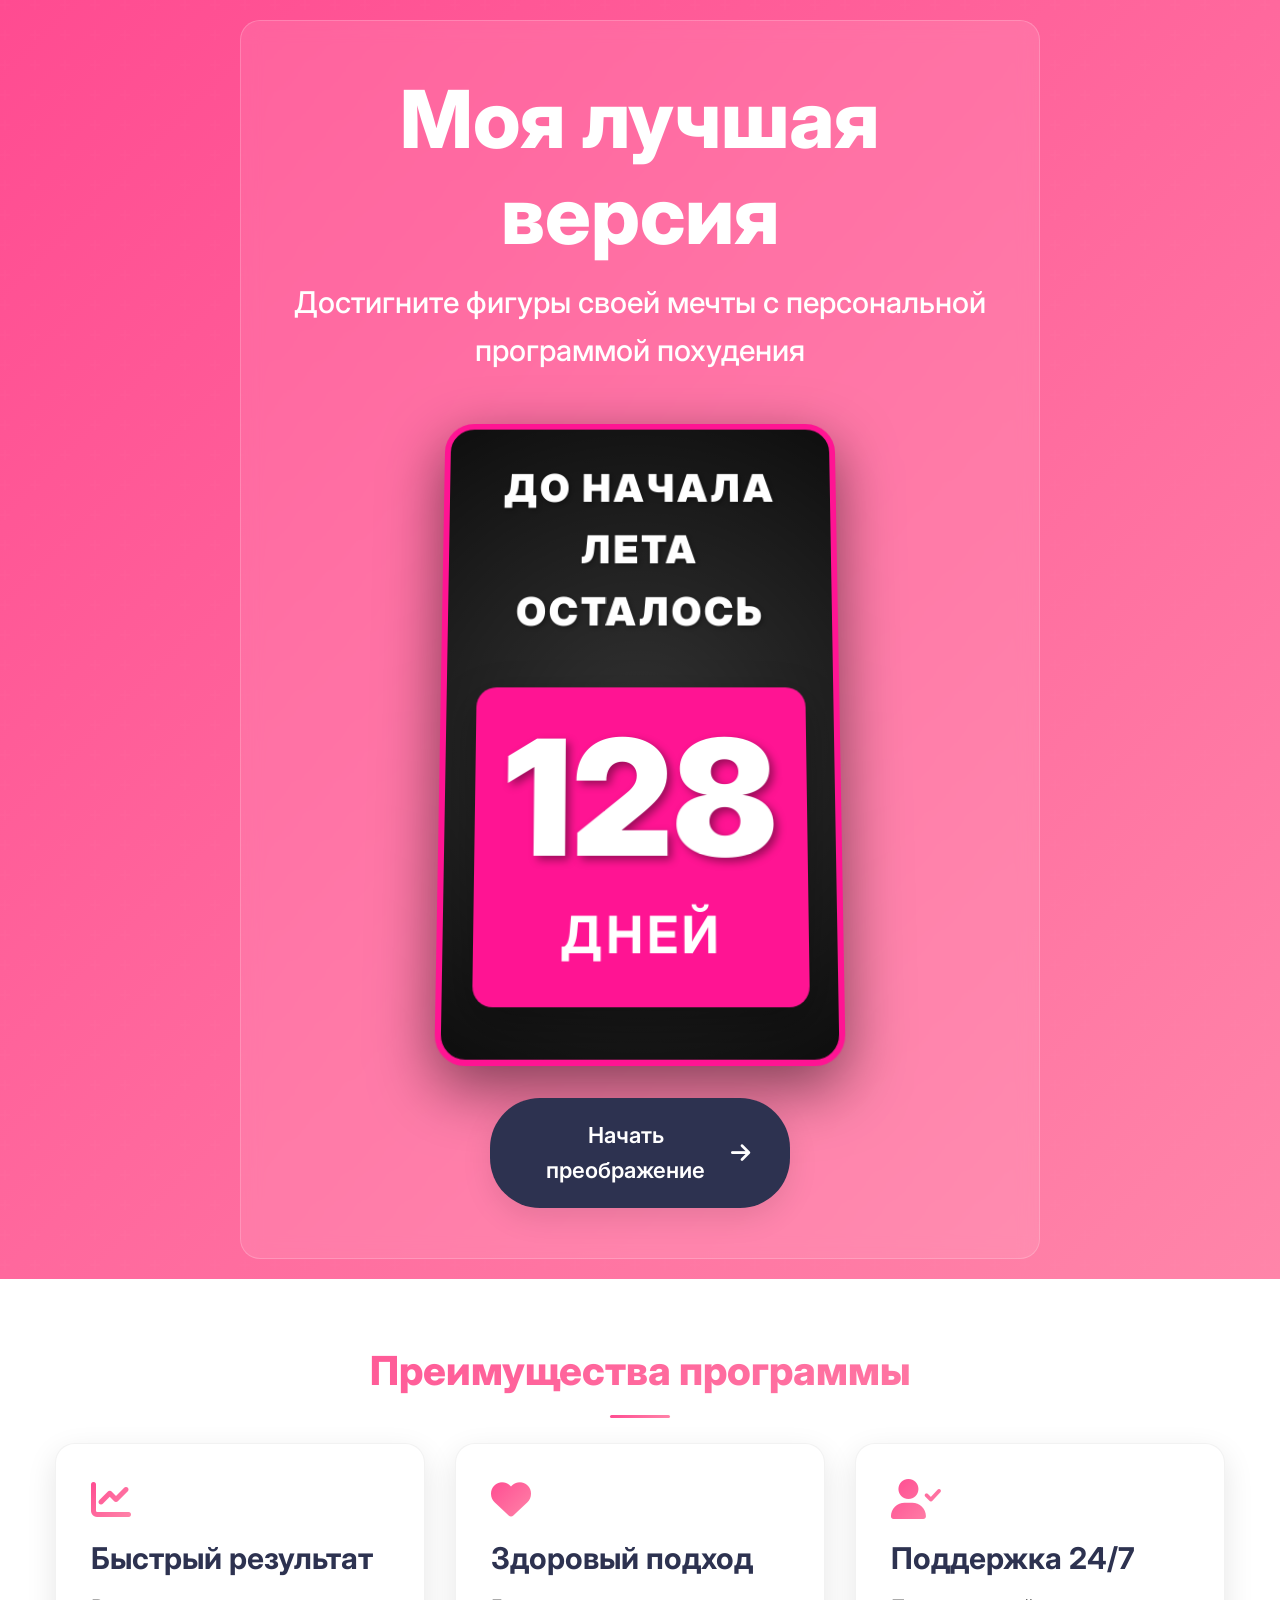
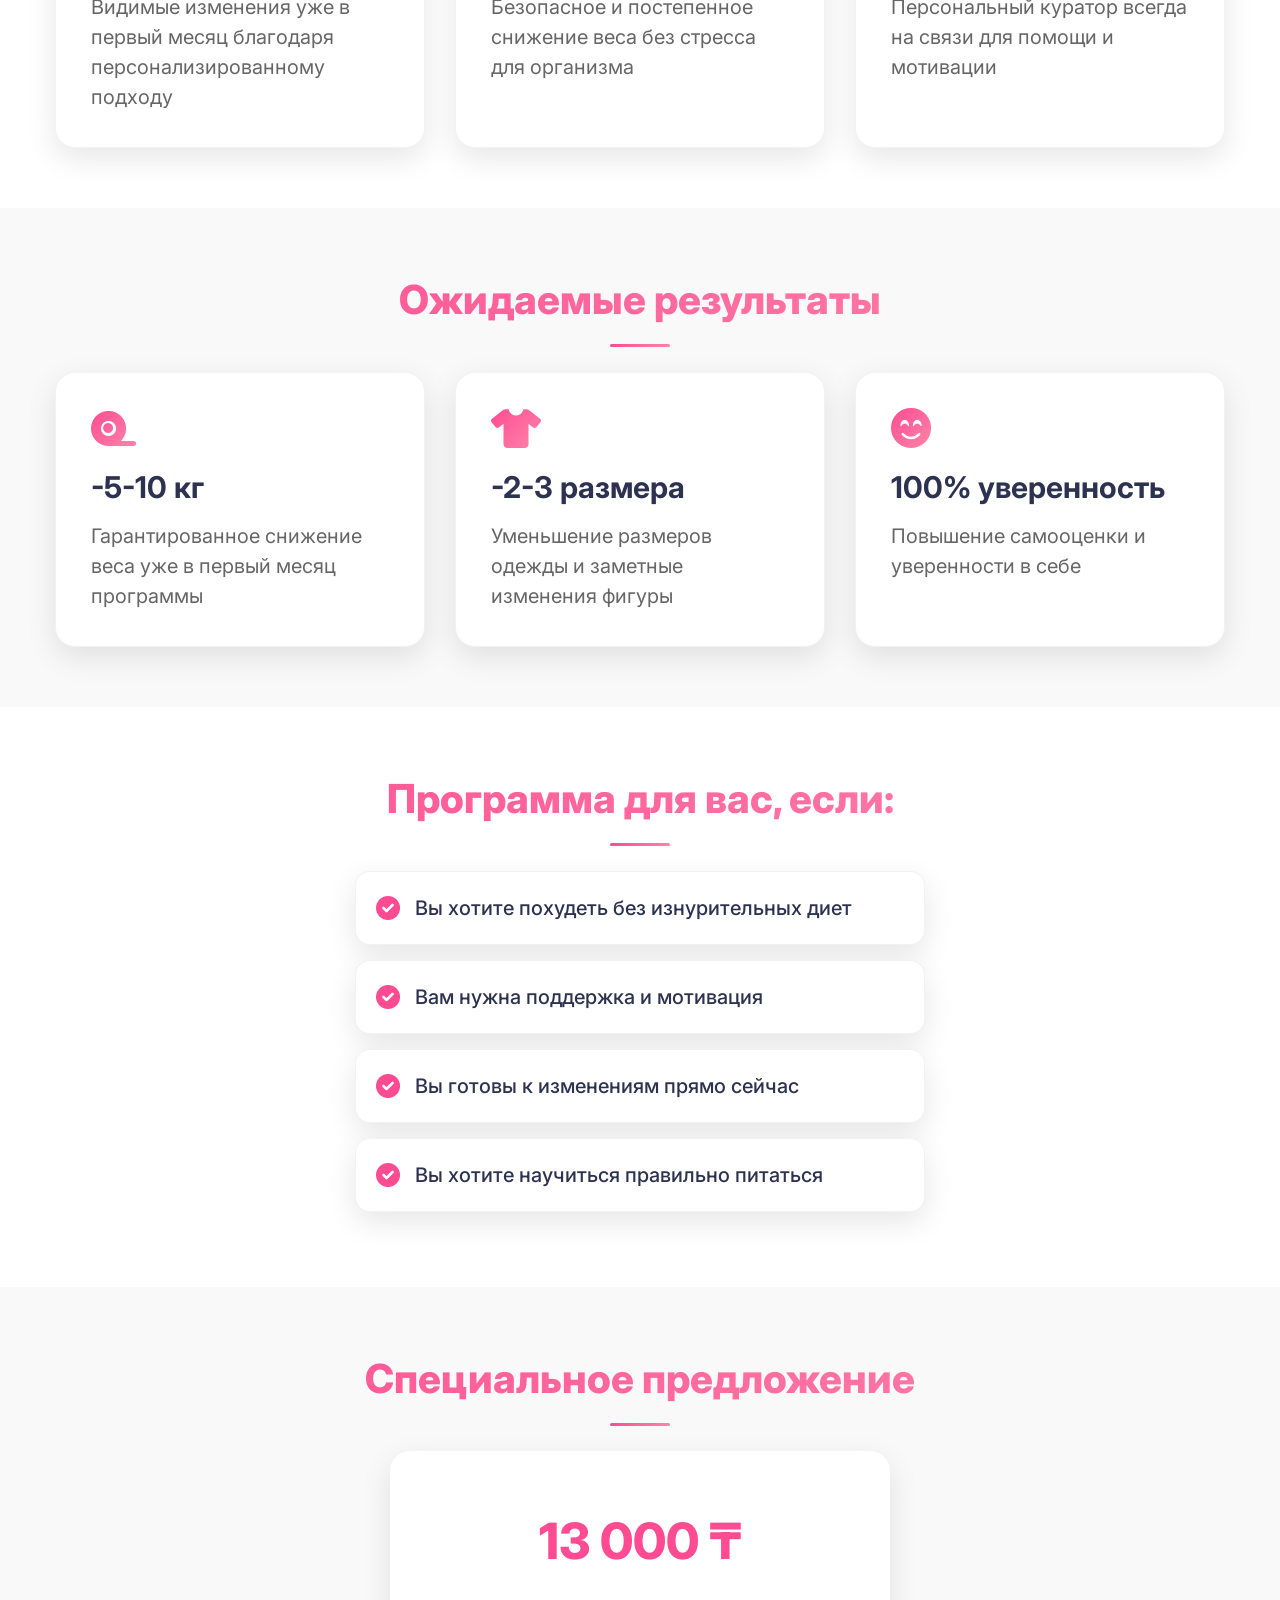
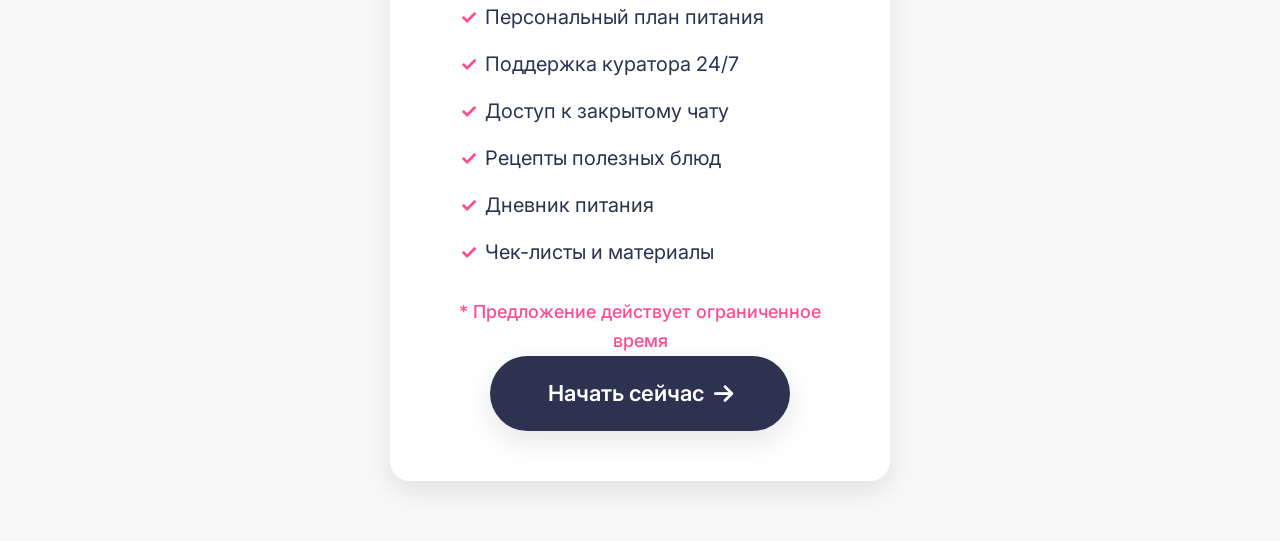
<file: index.html>
<!DOCTYPE html>
<html lang="ru">
<head>
    <meta charset="UTF-8">
    <meta name="viewport" content="width=device-width, initial-scale=1.0, maximum-scale=1.0, user-scalable=no">
    <title>Моя лучшая версия - Программа похудения</title>
    <link href="https://fonts.googleapis.com/css2?family=Inter:wght@400;500;600;700;800&display=swap" rel="stylesheet">
    <link rel="stylesheet" href="https://cdnjs.cloudflare.com/ajax/libs/font-awesome/6.0.0/css/all.min.css">
    <link rel="stylesheet" href="styles.css">
    <style>
        .timer-container {
            background: #000000 !important;
            padding: 30px !important;
            border-radius: 30px !important;
            max-width: 400px !important;
            margin: 40px auto !important;
            box-shadow: 0 20px 60px rgba(0, 0, 0, 0.5) !important;
            border: 6px solid #FF1493 !important;
        }

        .timer-text {
            color: #FFFFFF !important;
            font-size: 2rem !important;
            font-weight: 900 !important;
            text-transform: uppercase !important;
            margin-bottom: 25px !important;
            text-shadow: 2px 2px 4px rgba(0,0,0,0.3) !important;
        }

        .days-counter {
            background: #FF1493 !important;
            padding: 30px !important;
            border-radius: 20px !important;
            display: inline-block !important;
            margin: 20px 0 !important;
            box-shadow: 0 15px 40px rgba(0,0,0,0.3) !important;
        }

        #days {
            color: #FFFFFF !important;
            font-size: 8rem !important;
            font-weight: 900 !important;
            line-height: 1 !important;
            display: block !important;
            margin-bottom: 15px !important;
            text-shadow: 4px 4px 8px rgba(0,0,0,0.4) !important;
        }

        .days-label {
            color: #FFFFFF !important;
            font-size: 2.5rem !important;
            font-weight: 700 !important;
            text-transform: uppercase !important;
            letter-spacing: 4px !important;
        }

        @media (max-width: 480px) {
            .timer-text {
                font-size: 1.6rem !important;
            }

            #days {
                font-size: 6rem !important;
            }

            .days-label {
                font-size: 2rem !important;
            }
        }
    </style>
    <!-- Google Analytics -->
    <script async src="https://www.googletagmanager.com/gtag/js?id=G-XXXXXXXXXX"></script>
    <script>
        window.dataLayer = window.dataLayer || [];
        function gtag(){dataLayer.push(arguments);}
        gtag('js', new Date());
        gtag('config', 'G-XXXXXXXXXX');
    </script>
</head>
<body>
    <section class="hero">
        <div class="hero-content">
            <h1>Моя лучшая версия</h1>
            <p class="subtitle">Достигните фигуры своей мечты с персональной программой похудения</p>
            
            <div class="timer-container">
                <div class="timer-text">До начала лета осталось</div>
                <div class="progress-container">
                    <div class="progress-bar">
                        <div class="progress-fill"></div>
                    </div>
                </div>
                <div class="days-counter">
                    <span id="days">128</span>
                    <span class="days-label">дней</span>
                </div>
            </div>

            <a href="https://t.me/BestVersionMebot" class="cta-button" target="_blank">
                <span>Начать преображение</span>
                <i class="fas fa-arrow-right"></i>
            </a>
        </div>
    </section>

    <section id="benefits">
        <h2>Преимущества программы</h2>
        <div class="benefits-grid">
            <div class="benefit-card">
                <i class="fas fa-chart-line"></i>
                <h3>Быстрый результат</h3>
                <p>Видимые изменения уже в первый месяц благодаря персонализированному подходу</p>
            </div>
            <div class="benefit-card">
                <i class="fas fa-heart"></i>
                <h3>Здоровый подход</h3>
                <p>Безопасное и постепенное снижение веса без стресса для организма</p>
            </div>
            <div class="benefit-card">
                <i class="fas fa-user-check"></i>
                <h3>Поддержка 24/7</h3>
                <p>Персональный куратор всегда на связи для помощи и мотивации</p>
            </div>
        </div>
    </section>

    <section id="results">
        <h2>Ожидаемые результаты</h2>
        <div class="results-grid">
            <div class="result-card">
                <i class="fas fa-tape"></i>
                <h3>-5-10 кг</h3>
                <p>Гарантированное снижение веса уже в первый месяц программы</p>
            </div>
            <div class="result-card">
                <i class="fas fa-tshirt"></i>
                <h3>-2-3 размера</h3>
                <p>Уменьшение размеров одежды и заметные изменения фигуры</p>
            </div>
            <div class="result-card">
                <i class="fas fa-smile-beam"></i>
                <h3>100% уверенность</h3>
                <p>Повышение самооценки и уверенности в себе</p>
            </div>
        </div>
    </section>

    <section id="criteria">
        <h2>Программа для вас, если:</h2>
        <div class="criteria-list">
            <div class="criteria-item">
                <i class="fas fa-check-circle"></i>
                <p>Вы хотите похудеть без изнурительных диет</p>
            </div>
            <div class="criteria-item">
                <i class="fas fa-check-circle"></i>
                <p>Вам нужна поддержка и мотивация</p>
            </div>
            <div class="criteria-item">
                <i class="fas fa-check-circle"></i>
                <p>Вы готовы к изменениям прямо сейчас</p>
            </div>
            <div class="criteria-item">
                <i class="fas fa-check-circle"></i>
                <p>Вы хотите научиться правильно питаться</p>
            </div>
        </div>
    </section>

    <section id="price">
        <h2>Специальное предложение</h2>
        <div class="price-card">
            <div class="price">13 000 ₸</div>
            <ul class="price-features">
                <li>Персональный план питания</li>
                <li>Поддержка куратора 24/7</li>
                <li>Доступ к закрытому чату</li>
                <li>Рецепты полезных блюд</li>
                <li>Дневник питания</li>
                <li>Чек-листы и материалы</li>
            </ul>
            <p class="limited-offer">* Предложение действует ограниченное время</p>
            <a href="https://t.me/BestVersionMebot" class="cta-button" target="_blank">
                <span>Начать сейчас</span>
                <i class="fas fa-arrow-right"></i>
            </a>
        </div>
    </section>

    <script src="scripts.js"></script>
</body>
</html>
</file>
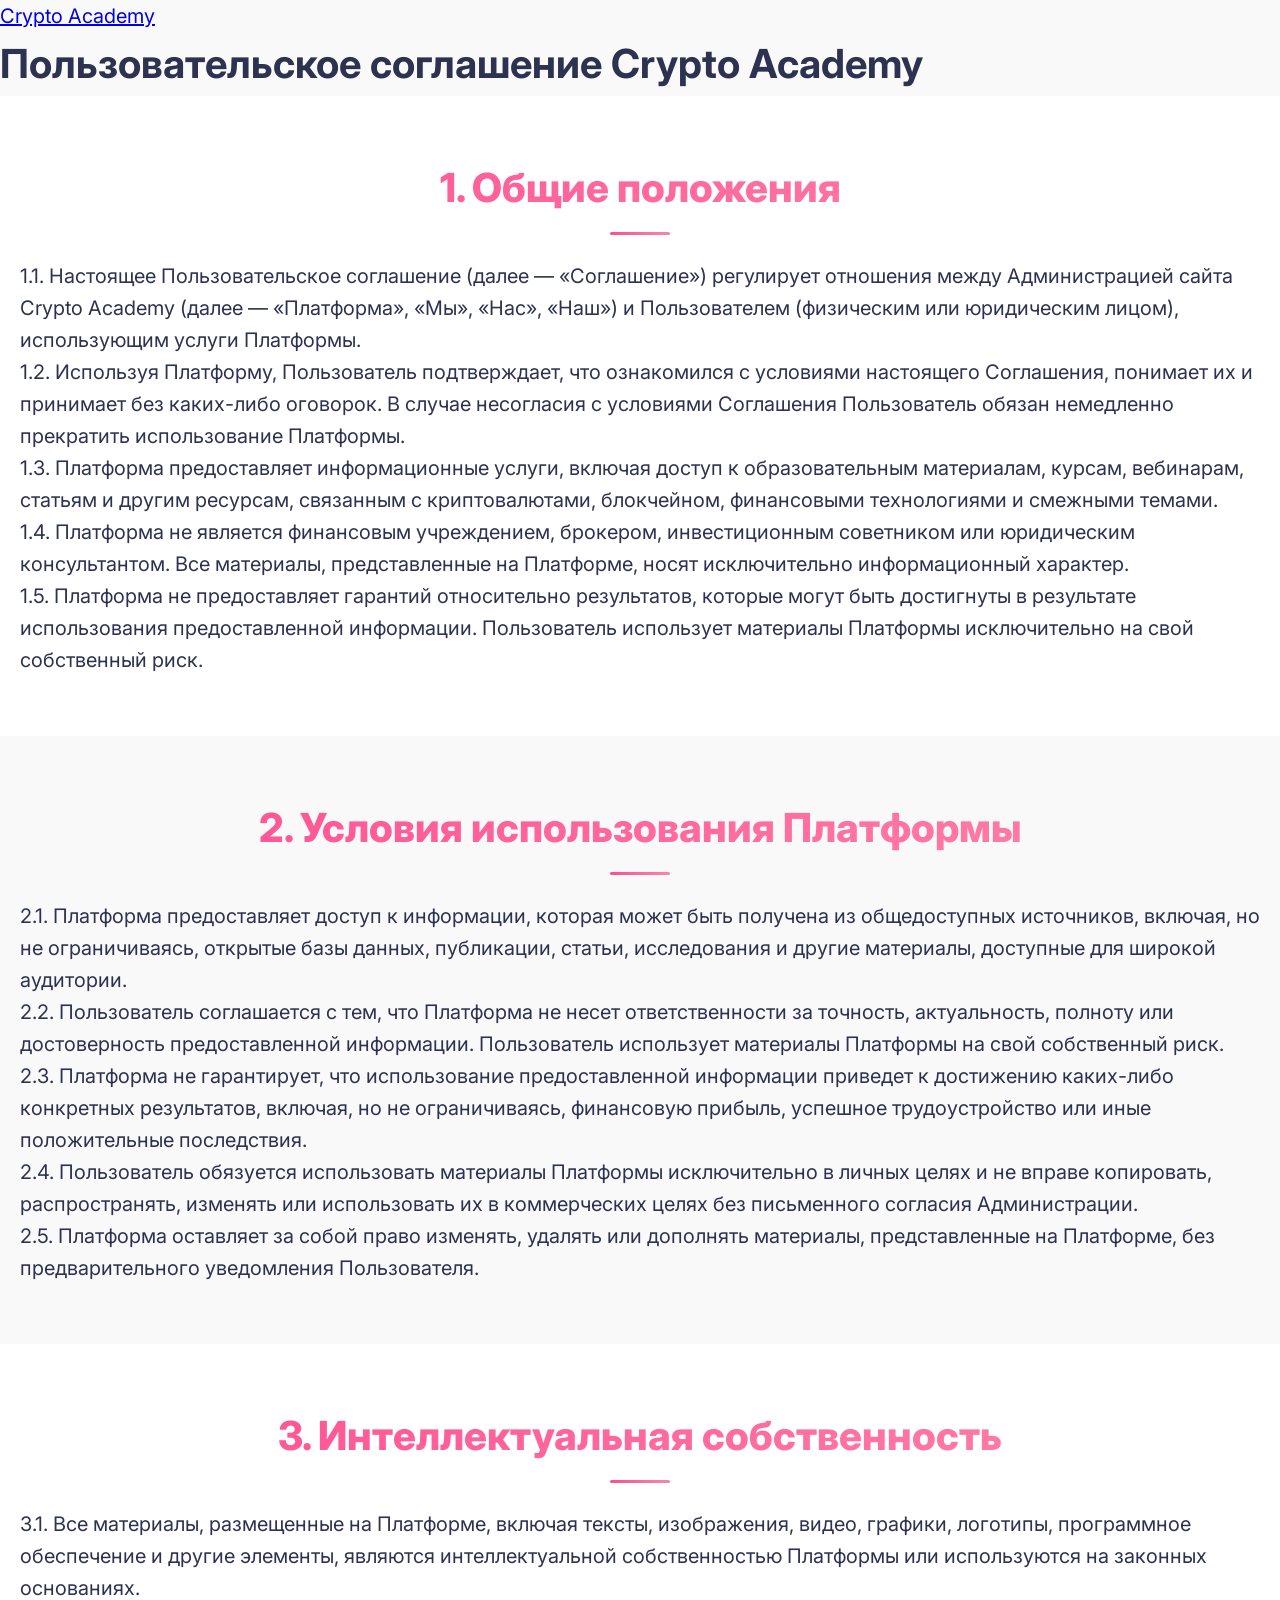
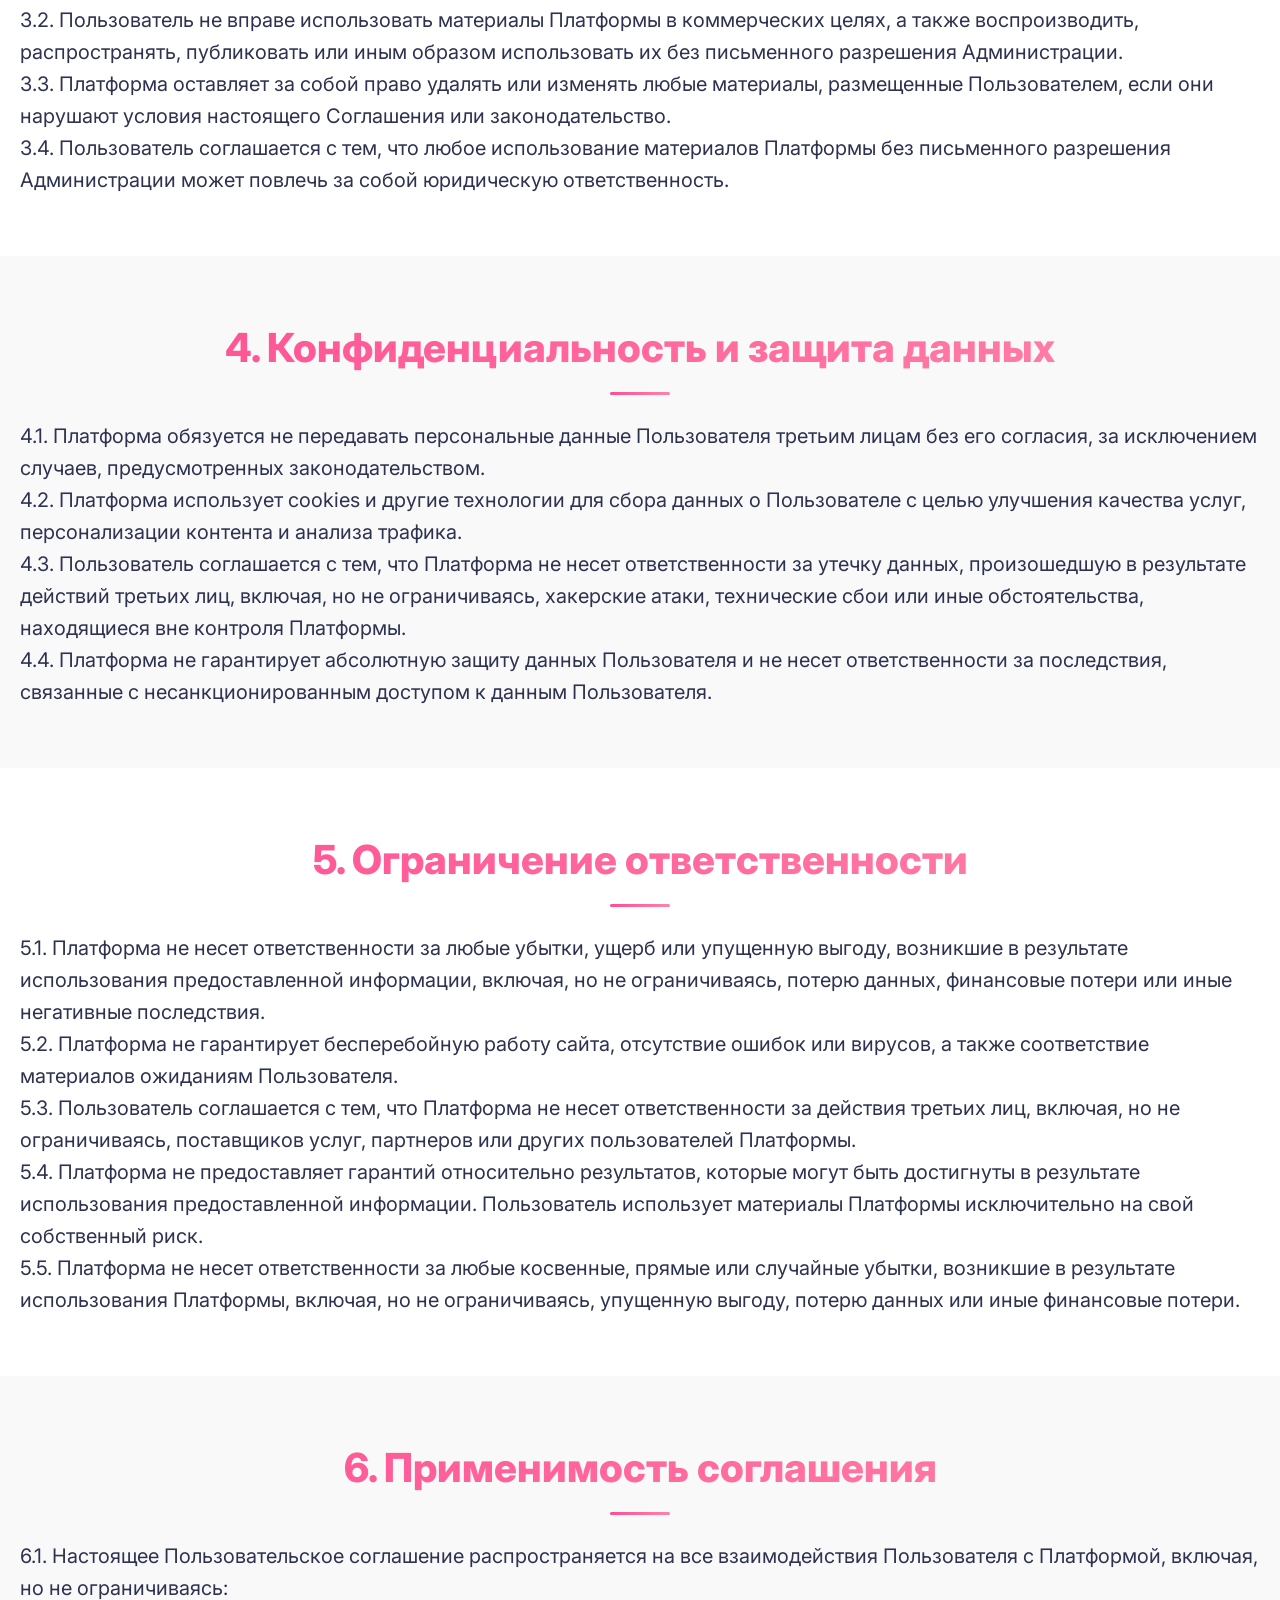
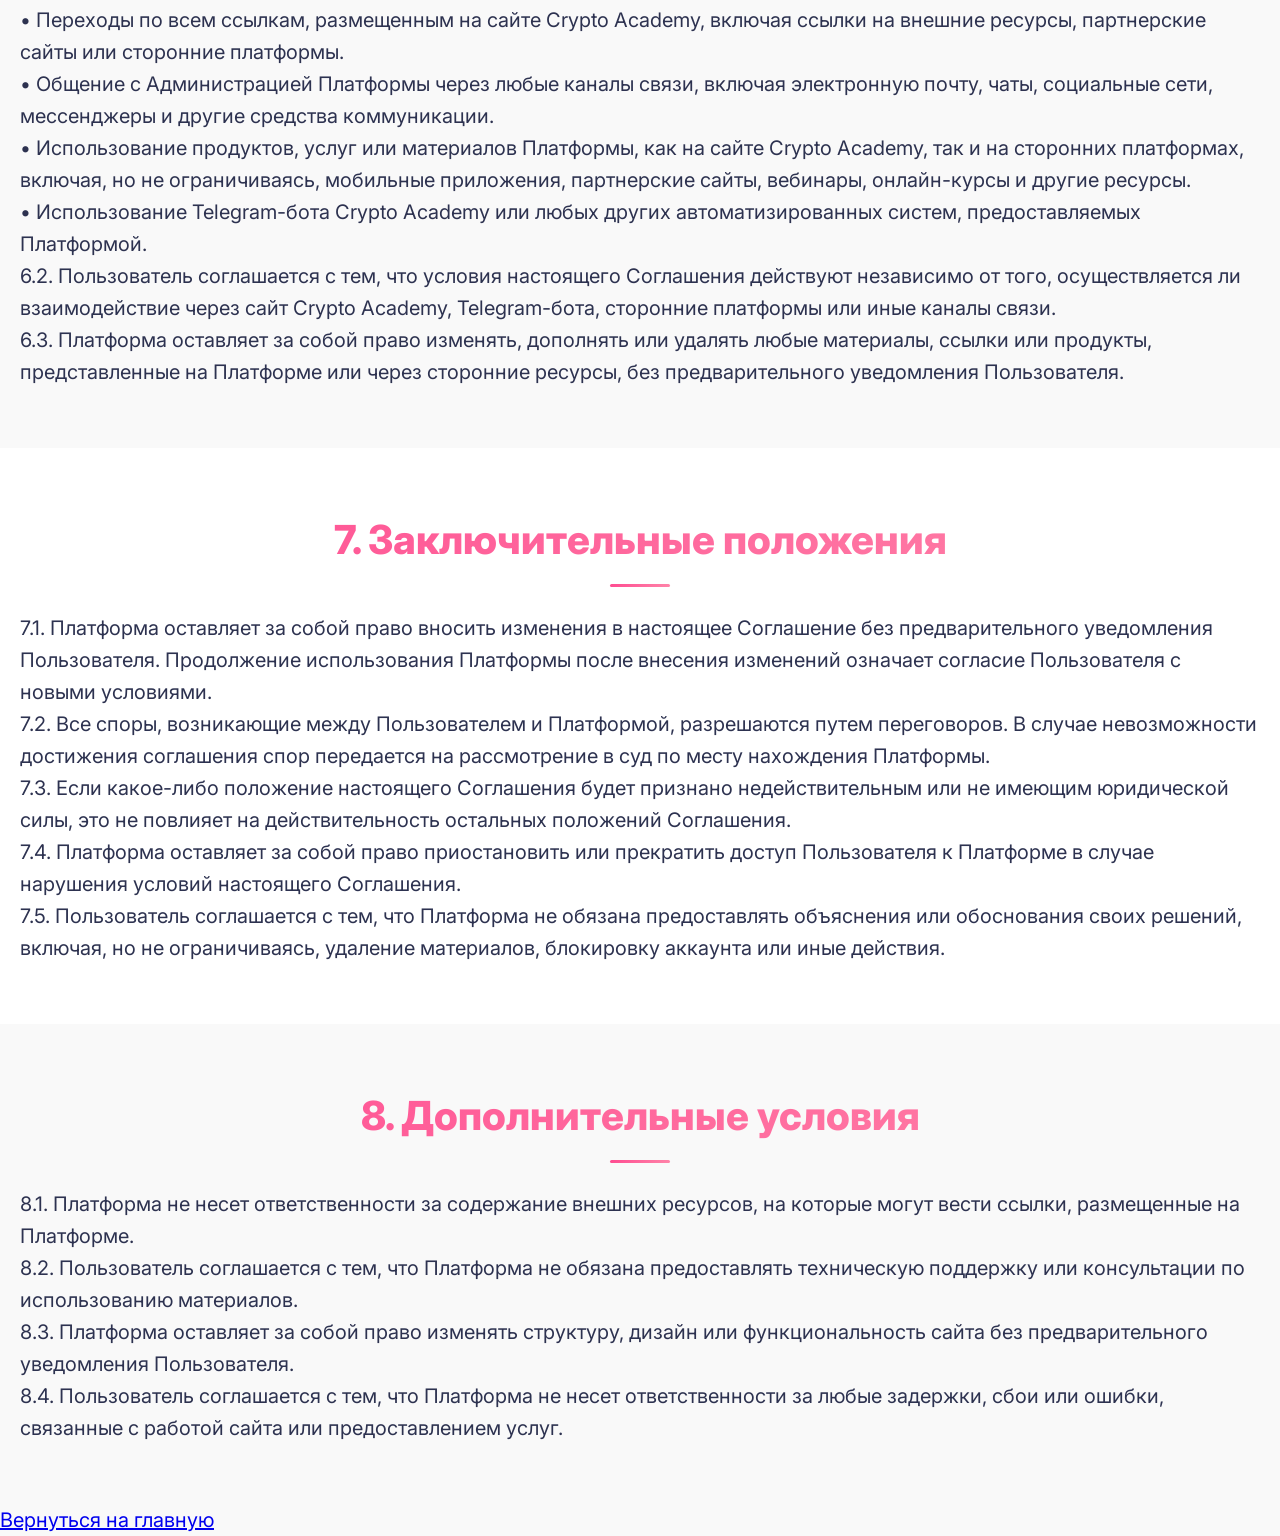
<file: terms.html>
<!DOCTYPE html>
<html lang="ru">
<head>
    <meta charset="UTF-8">
    <meta name="viewport" content="width=device-width, initial-scale=1.0">
    <title>Пользовательское соглашение - Crypto Academy</title>
    <link rel="stylesheet" href="styles.css">
    <link href="https://fonts.googleapis.com/css2?family=Inter:wght@300;400;600;700&display=swap" rel="stylesheet">
</head>
<body class="dark-mode">
    <header>
        <nav>
            <div class="logo neon-glow">
                <a href="index.html">Crypto Academy</a>
            </div>
        </nav>
    </header>

    <main class="terms-content">
        <h1>Пользовательское соглашение Crypto Academy</h1>

        <section>
            <h2>1. Общие положения</h2>
            <p>1.1. Настоящее Пользовательское соглашение (далее — «Соглашение») регулирует отношения между Администрацией сайта Crypto Academy (далее — «Платформа», «Мы», «Нас», «Наш») и Пользователем (физическим или юридическим лицом), использующим услуги Платформы.</p>
            <p>1.2. Используя Платформу, Пользователь подтверждает, что ознакомился с условиями настоящего Соглашения, понимает их и принимает без каких-либо оговорок. В случае несогласия с условиями Соглашения Пользователь обязан немедленно прекратить использование Платформы.</p>
            <p>1.3. Платформа предоставляет информационные услуги, включая доступ к образовательным материалам, курсам, вебинарам, статьям и другим ресурсам, связанным с криптовалютами, блокчейном, финансовыми технологиями и смежными темами.</p>
            <p>1.4. Платформа не является финансовым учреждением, брокером, инвестиционным советником или юридическим консультантом. Все материалы, представленные на Платформе, носят исключительно информационный характер.</p>
            <p>1.5. Платформа не предоставляет гарантий относительно результатов, которые могут быть достигнуты в результате использования предоставленной информации. Пользователь использует материалы Платформы исключительно на свой собственный риск.</p>
        </section>

        <section>
            <h2>2. Условия использования Платформы</h2>
            <p>2.1. Платформа предоставляет доступ к информации, которая может быть получена из общедоступных источников, включая, но не ограничиваясь, открытые базы данных, публикации, статьи, исследования и другие материалы, доступные для широкой аудитории.</p>
            <p>2.2. Пользователь соглашается с тем, что Платформа не несет ответственности за точность, актуальность, полноту или достоверность предоставленной информации. Пользователь использует материалы Платформы на свой собственный риск.</p>
            <p>2.3. Платформа не гарантирует, что использование предоставленной информации приведет к достижению каких-либо конкретных результатов, включая, но не ограничиваясь, финансовую прибыль, успешное трудоустройство или иные положительные последствия.</p>
            <p>2.4. Пользователь обязуется использовать материалы Платформы исключительно в личных целях и не вправе копировать, распространять, изменять или использовать их в коммерческих целях без письменного согласия Администрации.</p>
            <p>2.5. Платформа оставляет за собой право изменять, удалять или дополнять материалы, представленные на Платформе, без предварительного уведомления Пользователя.</p>
        </section>

        <section>
            <h2>3. Интеллектуальная собственность</h2>
            <p>3.1. Все материалы, размещенные на Платформе, включая тексты, изображения, видео, графики, логотипы, программное обеспечение и другие элементы, являются интеллектуальной собственностью Платформы или используются на законных основаниях.</p>
            <p>3.2. Пользователь не вправе использовать материалы Платформы в коммерческих целях, а также воспроизводить, распространять, публиковать или иным образом использовать их без письменного разрешения Администрации.</p>
            <p>3.3. Платформа оставляет за собой право удалять или изменять любые материалы, размещенные Пользователем, если они нарушают условия настоящего Соглашения или законодательство.</p>
            <p>3.4. Пользователь соглашается с тем, что любое использование материалов Платформы без письменного разрешения Администрации может повлечь за собой юридическую ответственность.</p>
        </section>

        <section>
            <h2>4. Конфиденциальность и защита данных</h2>
            <p>4.1. Платформа обязуется не передавать персональные данные Пользователя третьим лицам без его согласия, за исключением случаев, предусмотренных законодательством.</p>
            <p>4.2. Платформа использует cookies и другие технологии для сбора данных о Пользователе с целью улучшения качества услуг, персонализации контента и анализа трафика.</p>
            <p>4.3. Пользователь соглашается с тем, что Платформа не несет ответственности за утечку данных, произошедшую в результате действий третьих лиц, включая, но не ограничиваясь, хакерские атаки, технические сбои или иные обстоятельства, находящиеся вне контроля Платформы.</p>
            <p>4.4. Платформа не гарантирует абсолютную защиту данных Пользователя и не несет ответственности за последствия, связанные с несанкционированным доступом к данным Пользователя.</p>
        </section>

        <section>
            <h2>5. Ограничение ответственности</h2>
            <p>5.1. Платформа не несет ответственности за любые убытки, ущерб или упущенную выгоду, возникшие в результате использования предоставленной информации, включая, но не ограничиваясь, потерю данных, финансовые потери или иные негативные последствия.</p>
            <p>5.2. Платформа не гарантирует бесперебойную работу сайта, отсутствие ошибок или вирусов, а также соответствие материалов ожиданиям Пользователя.</p>
            <p>5.3. Пользователь соглашается с тем, что Платформа не несет ответственности за действия третьих лиц, включая, но не ограничиваясь, поставщиков услуг, партнеров или других пользователей Платформы.</p>
            <p>5.4. Платформа не предоставляет гарантий относительно результатов, которые могут быть достигнуты в результате использования предоставленной информации. Пользователь использует материалы Платформы исключительно на свой собственный риск.</p>
            <p>5.5. Платформа не несет ответственности за любые косвенные, прямые или случайные убытки, возникшие в результате использования Платформы, включая, но не ограничиваясь, упущенную выгоду, потерю данных или иные финансовые потери.</p>
        </section>

        <section>
            <h2>6. Применимость соглашения</h2>
            <p>6.1. Настоящее Пользовательское соглашение распространяется на все взаимодействия Пользователя с Платформой, включая, но не ограничиваясь:</p>
            <p>• Переходы по всем ссылкам, размещенным на сайте Crypto Academy, включая ссылки на внешние ресурсы, партнерские сайты или сторонние платформы.</p>
            <p>• Общение с Администрацией Платформы через любые каналы связи, включая электронную почту, чаты, социальные сети, мессенджеры и другие средства коммуникации.</p>
            <p>• Использование продуктов, услуг или материалов Платформы, как на сайте Crypto Academy, так и на сторонних платформах, включая, но не ограничиваясь, мобильные приложения, партнерские сайты, вебинары, онлайн-курсы и другие ресурсы.</p>
            <p>• Использование Telegram-бота Crypto Academy или любых других автоматизированных систем, предоставляемых Платформой.</p>
            <p>6.2. Пользователь соглашается с тем, что условия настоящего Соглашения действуют независимо от того, осуществляется ли взаимодействие через сайт Crypto Academy, Telegram-бота, сторонние платформы или иные каналы связи.</p>
            <p>6.3. Платформа оставляет за собой право изменять, дополнять или удалять любые материалы, ссылки или продукты, представленные на Платформе или через сторонние ресурсы, без предварительного уведомления Пользователя.</p>
        </section>

        <section>
            <h2>7. Заключительные положения</h2>
            <p>7.1. Платформа оставляет за собой право вносить изменения в настоящее Соглашение без предварительного уведомления Пользователя. Продолжение использования Платформы после внесения изменений означает согласие Пользователя с новыми условиями.</p>
            <p>7.2. Все споры, возникающие между Пользователем и Платформой, разрешаются путем переговоров. В случае невозможности достижения соглашения спор передается на рассмотрение в суд по месту нахождения Платформы.</p>
            <p>7.3. Если какое-либо положение настоящего Соглашения будет признано недействительным или не имеющим юридической силы, это не повлияет на действительность остальных положений Соглашения.</p>
            <p>7.4. Платформа оставляет за собой право приостановить или прекратить доступ Пользователя к Платформе в случае нарушения условий настоящего Соглашения.</p>
            <p>7.5. Пользователь соглашается с тем, что Платформа не обязана предоставлять объяснения или обоснования своих решений, включая, но не ограничиваясь, удаление материалов, блокировку аккаунта или иные действия.</p>
        </section>

        <section>
            <h2>8. Дополнительные условия</h2>
            <p>8.1. Платформа не несет ответственности за содержание внешних ресурсов, на которые могут вести ссылки, размещенные на Платформе.</p>
            <p>8.2. Пользователь соглашается с тем, что Платформа не обязана предоставлять техническую поддержку или консультации по использованию материалов.</p>
            <p>8.3. Платформа оставляет за собой право изменять структуру, дизайн или функциональность сайта без предварительного уведомления Пользователя.</p>
            <p>8.4. Пользователь соглашается с тем, что Платформа не несет ответственности за любые задержки, сбои или ошибки, связанные с работой сайта или предоставлением услуг.</p>
        </section>
    </main>

    <footer>
        <div class="footer-content">
            <a href="index.html">Вернуться на главную</a>
        </div>
    </footer>
</body>
</html>
</file>
<file: styles.css>
/* Mobile-first подход */
:root {
    --primary-color: #FF4B91;
    --secondary-color: #FFB6D9;
    --accent-color: #45CFDD;
    --dark-color: #2D3250;
    --light-color: #F9F9F9;
    --gradient-primary: linear-gradient(135deg, var(--primary-color), #FF85A9);
    --gradient-secondary: linear-gradient(135deg, var(--accent-color), #7BE0E9);
    --box-shadow: 0 10px 30px rgba(0, 0, 0, 0.1);
}

* {
    margin: 0;
    padding: 0;
    box-sizing: border-box;
    -webkit-tap-highlight-color: transparent;
}

html {
    font-size: 16px;
}

body {
    font-family: 'Inter', sans-serif;
    line-height: 1.6;
    color: var(--dark-color);
    background-color: var(--light-color);
    overflow-x: hidden;
    width: 100%;
}

/* Hero Section */
.hero {
    min-height: 100vh;
    background: var(--gradient-primary);
    position: relative;
    overflow: hidden;
    padding: 20px;
    display: flex;
    align-items: center;
    justify-content: center;
    text-align: center;
}

.hero::before {
    content: '';
    position: absolute;
    top: 0;
    left: 0;
    right: 0;
    bottom: 0;
    background: url("data:image/svg+xml,%3Csvg width='60' height='60' viewBox='0 0 60 60' xmlns='http://www.w3.org/2000/svg'%3E%3Cg fill='none' fill-rule='evenodd'%3E%3Cg fill='%23ffffff' fill-opacity='0.1'%3E%3Cpath d='M36 34v-4h-2v4h-4v2h4v4h2v-4h4v-2h-4zm0-30V0h-2v4h-4v2h4v4h2V6h4V4h-4zM6 34v-4H4v4H0v2h4v4h2v-4h4v-2H6zM6 4V0H4v4H0v2h4v4h2V6h4V4H6z'/%3E%3C/g%3E%3C/g%3E%3C/svg%3E") repeat;
    opacity: 0.1;
}

.hero-content {
    width: 100%;
    max-width: 600px;
    margin: 0 auto;
    padding: 30px 20px;
    background: rgba(255, 255, 255, 0.1);
    backdrop-filter: blur(10px);
    border-radius: 20px;
    border: 1px solid rgba(255, 255, 255, 0.2);
    position: relative;
    z-index: 1;
}

.hero h1 {
    font-size: 2.5rem;
    font-weight: 800;
    margin-bottom: 15px;
    line-height: 1.2;
    color: white;
}

.subtitle {
    font-size: 1.2rem;
    margin-bottom: 30px;
    font-weight: 500;
    color: white;
}

.timer {
    background: var(--gradient-secondary);
    padding: 30px;
    border-radius: 20px;
    margin-bottom: 30px;
    box-shadow: var(--box-shadow);
    position: relative;
    overflow: hidden;
}

.timer::before {
    content: '';
    position: absolute;
    top: 0;
    left: 0;
    width: 100%;
    height: 100%;
    background: url("data:image/svg+xml,%3Csvg width='60' height='60' viewBox='0 0 60 60' xmlns='http://www.w3.org/2000/svg'%3E%3Cg fill='none' fill-rule='evenodd'%3E%3Cg fill='%23ffffff' fill-opacity='0.1'%3E%3Cpath d='M36 34v-4h-2v4h-4v2h4v4h2v-4h4v-2h-4zm0-30V0h-2v4h-4v2h4v4h2V6h4V4h-4zM6 34v-4H4v4H0v2h4v4h2v-4h4v-2H6zM6 4V0H4v4H0v2h4v4h2V6h4V4H6z'/%3E%3C/g%3E%3C/g%3E%3C/svg%3E") repeat;
    opacity: 0.1;
}

.countdown {
    display: flex;
    justify-content: center;
    align-items: center;
    margin-bottom: 15px;
}

.countdown-number {
    background: rgba(255, 255, 255, 0.15);
    padding: 20px 30px;
    border-radius: 15px;
    backdrop-filter: blur(5px);
    border: 1px solid rgba(255, 255, 255, 0.2);
    text-align: center;
    position: relative;
    transition: transform 0.3s ease;
}

.countdown-number:hover {
    transform: scale(1.05);
}

.countdown-number span {
    display: block;
}

#days {
    font-size: 3.5rem;
    font-weight: 800;
    color: white;
    text-shadow: 2px 2px 4px rgba(0, 0, 0, 0.1);
    line-height: 1;
    margin-bottom: 5px;
}

.countdown-text {
    font-size: 1rem;
    color: rgba(255, 255, 255, 0.9);
    font-weight: 500;
    text-transform: uppercase;
    letter-spacing: 1px;
}

.timer-subtitle {
    font-size: 1.2rem;
    color: white;
    text-align: center;
    margin: 0;
    font-weight: 500;
    opacity: 0.9;
}

.timer-container {
    background: #333333; /* Темный фон */
    color: #FFFFFF; /* Белый текст */
    text-align: center;
    padding: 30px;
    border-radius: 30px;
    max-width: 400px;
    margin: 40px auto;
    box-shadow: 0 20px 60px rgba(0, 0, 0, 0.5);
    border: 6px solid #FF1493;
    position: relative;
    overflow: hidden;
    transform: perspective(1000px) rotateX(5deg);
    transition: all 0.3s ease;
}

.timer-container:hover {
    transform: scale(1.05) perspective(1000px) rotateX(0);
    box-shadow: 0 25px 70px rgba(255, 20, 147, 0.7);
}

.timer-text {
    font-size: 1.8rem;
    font-weight: 900;
    text-transform: uppercase;
    letter-spacing: 3px;
    margin-bottom: 25px;
    text-shadow: 2px 2px 4px rgba(0,0,0,0.3);
}

.days-counter {
    background: #FF1493;
    color: #FFFFFF;
    padding: 30px;
    border-radius: 20px;
    display: inline-block;
    margin: 20px 0;
    box-shadow: 0 15px 40px rgba(0,0,0,0.1);
}

#days {
    font-size: 7rem;
    font-weight: 900;
    line-height: 1;
    display: block;
    margin-bottom: 15px;
    text-shadow: 4px 4px 8px rgba(0,0,0,0.2);
}

.days-label {
    font-size: 2.2rem;
    font-weight: 700;
    text-transform: uppercase;
    letter-spacing: 4px;
}

@media (max-width: 480px) {
    .timer-container {
        margin: 20px 10px;
        padding: 20px;
        max-width: 95%;
        transform: none;
    }

    .timer-text {
        font-size: 1.4rem;
    }

    #days {
        font-size: 5rem;
    }

    .days-label {
        font-size: 1.8rem;
    }
}

/* Анимация свечения */
@keyframes glow {
    0%, 100% { box-shadow: 0 20px 60px rgba(255, 20, 147, 0.5); }
    50% { box-shadow: 0 25px 70px rgba(255, 20, 147, 0.7); }
}

.timer-container::after {
    content: '';
    position: absolute;
    top: -50%;
    left: -50%;
    width: 200%;
    height: 200%;
    background: radial-gradient(circle, rgba(255,255,255,0.2) 0%, transparent 70%);
    animation: glow 3s infinite;
    z-index: -1;
}

/* Sections */
section {
    padding: 60px 20px;
}

section:nth-child(even) {
    background: white;
}

h2 {
    text-align: center;
    font-size: 2rem;
    margin-bottom: 40px;
    font-weight: 800;
    background: var(--gradient-primary);
    -webkit-background-clip: text;
    -webkit-text-fill-color: transparent;
    position: relative;
    padding: 0 15px;
}

h2::after {
    content: '';
    position: absolute;
    bottom: -15px;
    left: 50%;
    transform: translateX(-50%);
    width: 60px;
    height: 3px;
    background: var(--gradient-primary);
    border-radius: 2px;
}

/* Cards Grid */
.benefits-grid, .results-grid {
    display: grid;
    grid-template-columns: 1fr;
    gap: 20px;
    max-width: 1200px;
    margin: 0 auto;
    padding: 0 15px;
}

.benefit-card, .result-card {
    background: white;
    padding: 25px;
    border-radius: 20px;
    box-shadow: var(--box-shadow);
    transition: all 0.3s ease;
    position: relative;
    overflow: hidden;
    border: 1px solid rgba(0, 0, 0, 0.05);
}

.benefit-card i, .result-card i {
    font-size: 2rem;
    margin-bottom: 15px;
    background: var(--gradient-primary);
    -webkit-background-clip: text;
    -webkit-text-fill-color: transparent;
}

.benefit-card h3, .result-card h3 {
    font-size: 1.5rem;
    margin-bottom: 10px;
    font-weight: 700;
}

.benefit-card p, .result-card p {
    color: #666;
    font-size: 1rem;
    line-height: 1.5;
}

/* Criteria List */
.criteria-list {
    max-width: 600px;
    margin: 0 auto;
    padding: 0 15px;
}

.criteria-item {
    background: white;
    padding: 20px;
    margin-bottom: 15px;
    border-radius: 15px;
    box-shadow: var(--box-shadow);
    transition: all 0.3s ease;
    display: flex;
    align-items: center;
    border: 1px solid rgba(0, 0, 0, 0.05);
}

.criteria-item i {
    font-size: 1.2rem;
    margin-right: 15px;
    color: var(--primary-color);
    flex-shrink: 0;
}

.criteria-item p {
    font-size: 1rem;
    font-weight: 500;
    margin: 0;
    flex-grow: 1;
}

/* Price Card */
.price-card {
    max-width: 500px;
    margin: 0 auto;
    background: white;
    padding: 30px 20px;
    border-radius: 20px;
    box-shadow: var(--box-shadow);
    text-align: center;
    position: relative;
    overflow: hidden;
}

.price {
    font-size: 2.5rem;
    color: var(--primary-color);
    margin-bottom: 20px;
    font-weight: 800;
}

.price-features {
    list-style: none;
    margin-bottom: 30px;
    text-align: left;
    padding: 0 20px;
}

.price-features li {
    margin-bottom: 15px;
    font-size: 1rem;
    padding-left: 25px;
    position: relative;
}

.price-features li::before {
    content: '✓';
    position: absolute;
    left: 0;
    color: var(--primary-color);
    font-weight: bold;
}

.limited-offer {
    margin-top: 15px;
    font-size: 0.9rem;
    color: var(--primary-color);
    font-weight: 500;
}

/* Buttons */
.cta-button {
    display: inline-flex;
    align-items: center;
    justify-content: center;
    background: var(--dark-color);
    color: white;
    padding: 15px 30px;
    border-radius: 50px;
    text-decoration: none;
    font-size: 1.1rem;
    font-weight: 600;
    border: none;
    cursor: pointer;
    transition: all 0.3s ease;
    box-shadow: var(--box-shadow);
    position: relative;
    overflow: hidden;
    width: 100%;
    max-width: 300px;
    margin: 0 auto;
}

.cta-button::before {
    content: '';
    position: absolute;
    top: 0;
    left: 0;
    width: 100%;
    height: 100%;
    background: var(--gradient-primary);
    opacity: 0;
    transition: opacity 0.3s ease;
}

.cta-button:hover::before {
    opacity: 1;
}

.cta-button span {
    position: relative;
    z-index: 1;
    margin-right: 10px;
}

.cta-button i {
    position: relative;
    z-index: 1;
    transition: transform 0.3s ease;
}

.cta-button:active {
    transform: scale(0.98);
}

/* Tablet Styles */
@media (min-width: 768px) {
    html {
        font-size: 18px;
    }

    .hero h1 {
        font-size: 3.5rem;
    }

    .subtitle {
        font-size: 1.5rem;
    }

    .benefits-grid, .results-grid {
        grid-template-columns: repeat(2, 1fr);
        gap: 30px;
    }

    .cta-button {
        padding: 20px 40px;
    }
}

/* Desktop Styles */
@media (min-width: 1024px) {
    html {
        font-size: 20px;
    }

    .hero-content {
        padding: 50px;
        max-width: 800px;
    }

    .hero h1 {
        font-size: 4rem;
    }

    .benefits-grid, .results-grid {
        grid-template-columns: repeat(3, 1fr);
    }

    .benefit-card, .result-card {
        padding: 35px;
    }

    .price-card {
        padding: 50px;
    }
}

/* Animations */
.fade-in {
    opacity: 0;
    transform: translateY(20px);
    transition: opacity 0.6s ease, transform 0.6s ease;
}

.visible {
    opacity: 1;
    transform: translateY(0);
}

.number-animation {
    animation: numberPulse 0.5s ease-out;
}

@keyframes numberPulse {
    0% {
        transform: scale(1);
    }
    50% {
        transform: scale(1.1);
    }
    100% {
        transform: scale(1);
    }
}
</file>
